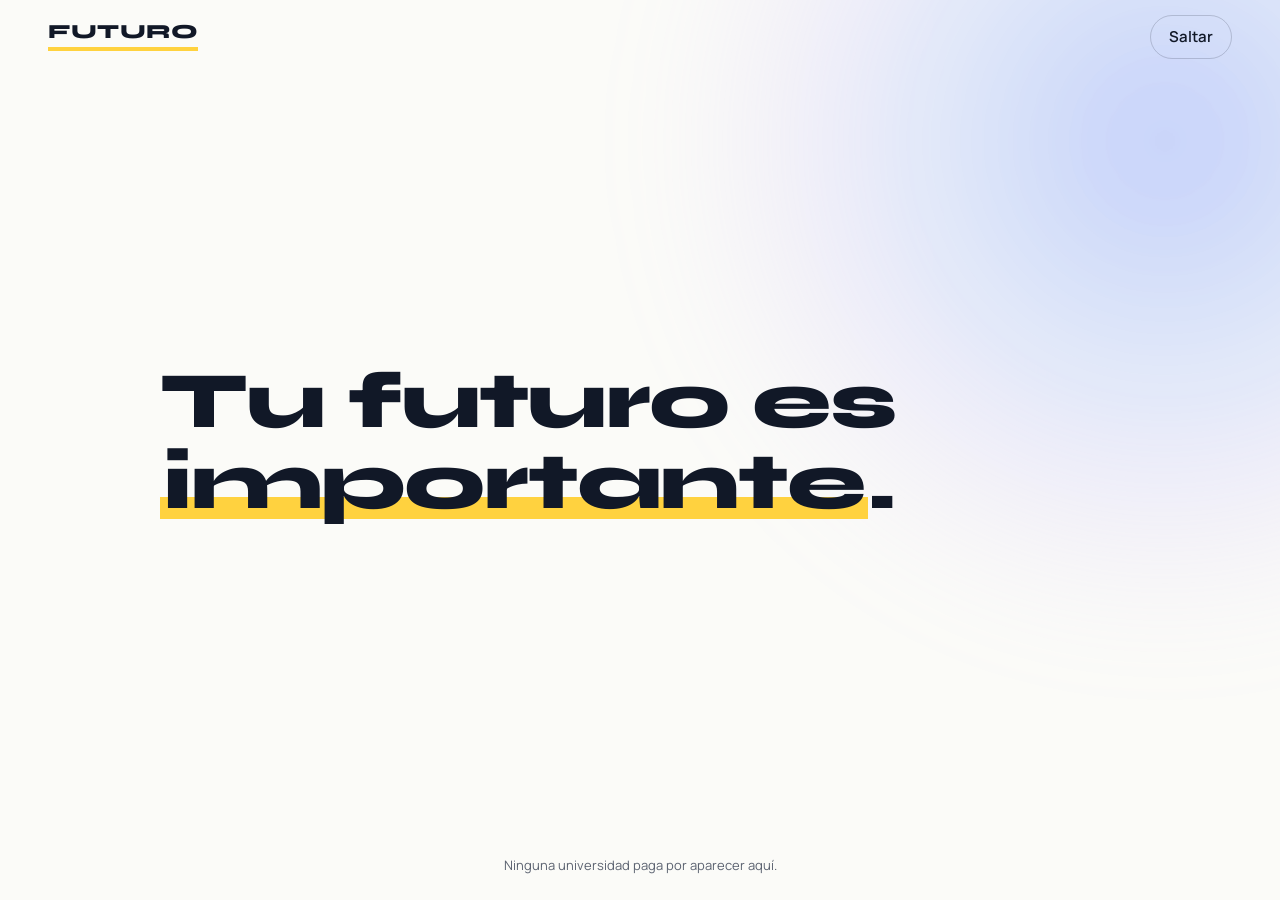
<file: canje/index.html>
<!doctype html>
<html lang="es-MX">
<head>
<meta charset="utf-8">
<meta name="viewport" content="width=device-width,initial-scale=1,viewport-fit=cover">
<title>FUTURO · Canjea tu código</title>
<meta name="description" content="Canjea el código de tu tarjeta Fundador de FUTURO.">
<meta name="robots" content="noindex">
<meta property="og:title" content="FUTURO · Canjea tu código">
<meta property="og:description" content="Canjea el código de tu tarjeta Fundador de FUTURO.">
<meta property="og:type" content="website">
<meta property="og:locale" content="es_MX">
<meta property="og:url" content="https://futuro2045.com/canje/">
<meta property="og:image" content="https://futuro2045.com/assets/og.jpg">
<meta property="og:image:width" content="1200">
<meta property="og:image:height" content="630">
<meta property="og:image:alt" content="FUTURO: Te enseñamos quién puedes llegar a ser.">
<meta name="twitter:card" content="summary_large_image">
<meta name="referrer" content="strict-origin-when-cross-origin">
<meta name="theme-color" content="#FBFBF8">
<link rel="icon" href="data:image/svg+xml,%3Csvg xmlns='http://www.w3.org/2000/svg' viewBox='0 0 64 64'%3E%3Crect width='64' height='64' rx='14' fill='%23FBFBF8'/%3E%3Cpath d='M18 12h30v9H28v8h17v9H28v14H18z' fill='%23111827'/%3E%3Crect x='14' y='54' width='36' height='4' fill='%23FFD23F'/%3E%3C/svg%3E">
<link rel="preconnect" href="https://fonts.googleapis.com">
<link rel="preconnect" href="https://fonts.gstatic.com" crossorigin>
<link rel="stylesheet" href="https://fonts.googleapis.com/css2?family=Manrope:wght@400;600&family=Syne:wght@700;800&display=swap">
<link rel="stylesheet" href="../assets/registro.css?v=2">
</head>
<body data-page="canje">
<div class="aura" aria-hidden="true"></div>

<header class="top">
  <a class="logo" href="../" aria-label="FUTURO, ir al inicio">FUTURO<i></i></a>
  <button class="btn btn-ghost btn-sm" id="saltar" type="button">Saltar</button>
</header>

<main class="stage" id="main">

  <!-- a -->
  <section class="screen wide" data-screen="a" aria-live="polite">
    <h1 class="big" data-focus>Tu futuro es <span class="u draw" id="u-imp">importante</span>.</h1>
  </section>

  <!-- b -->
  <section class="screen wide" data-screen="b" aria-live="polite" hidden>
    <h1 class="big" data-focus>Por eso te tenemos un <span class="accent">regalo</span>.</h1>
  </section>

  <!-- c -->
  <section class="screen" data-screen="c" hidden>
    <p class="label"><b>01</b> · Tu tarjeta</p>
    <h1 class="mid" data-focus>Canjea tu código</h1>
    <form id="form-codigo" novalidate>
      <div class="field">
        <label class="sr" for="codigo">Código de tu tarjeta</label>
        <input class="code" id="codigo" name="codigo" type="text" inputmode="text" autocomplete="off" autocapitalize="characters" spellcheck="false"
          maxlength="10" placeholder="ABCD-2345" aria-describedby="err-codigo hint-codigo">
        <p class="hint" id="hint-codigo">Viene en tu tarjeta: 8 caracteres, como <span style="white-space:nowrap">ABCD-2345</span>.</p>
        <p class="err" id="err-codigo" role="alert"></p>
      </div>
      <button class="btn btn-primary" type="submit">Canjear <span class="arr" aria-hidden="true">→</span></button>
    </form>
  </section>

  <!-- d -->
  <section class="screen" data-screen="d" hidden>
    <svg class="tick" viewBox="0 0 56 56" aria-hidden="true"><circle cx="28" cy="28" r="25"/><path d="M17 29l7 7 15-16"/></svg>
    <h1 class="mid" data-focus>Código válido. <span class="accent" data-ok-line></span></h1>
    <div class="meta">
      <div><span>Tu código</span><strong data-ok-code></strong></div>
      <div><span data-ok-tipo-l>Fundador</span><strong data-ok-tipo></strong></div>
    </div>
    <span class="pill" aria-hidden="true">Tarjeta Fundador</span>
    <p class="lead" data-ok-lead>Falta un paso y queda listo.</p>
    <div style="display:grid;gap:6px;justify-items:start">
      <button class="btn btn-primary" id="ir-registro" type="button">Continuar <span class="arr" aria-hidden="true">→</span></button>
      <button class="link" id="otro-codigo" type="button">Usar otro código</button>
    </div>
  </section>

  <!-- e -->
  <section class="screen" data-screen="e" hidden>
    <p class="label"><b>02</b> · Tus datos</p>
    <h1 class="mid" data-focus>Aparta tu regalo</h1>
    <span class="chip" data-chip></span>
    <form id="form-registro" novalidate>
      <p class="err" data-form-err role="alert" tabindex="-1"></p>
      <button class="link" type="button" data-back hidden>Usar otro código</button>
      <fieldset aria-describedby="err-edad">
        <legend class="q">¿Tienes 18 años o más?</legend>
        <div class="seg">
          <label><input type="radio" name="mayor" value="si"><span>Sí</span></label>
          <label><input type="radio" name="mayor" value="no"><span>No</span></label>
        </div>
        <p class="err" id="err-edad"></p>
      </fieldset>
      <div class="adulto" data-adulto hidden>
      <div class="field">
        <label for="nombre">Tu nombre</label>
        <input class="in" id="nombre" name="nombre" type="text" autocomplete="name" maxlength="80" required aria-describedby="err-nombre">
        <p class="err" id="err-nombre"></p>
      </div>
      <div class="field">
        <label for="correo">Tu correo</label>
        <input class="in" id="correo" name="correo" type="email" inputmode="email" autocomplete="email" autocapitalize="off" spellcheck="false" maxlength="120" required aria-describedby="err-correo">
        <p class="err" id="err-correo"></p>
      </div>
      <div class="hp" aria-hidden="true"><label for="sitio">Sitio web</label><input id="sitio" name="sitio" type="text" tabindex="-1" autocomplete="off"></div>
      <div class="field">
        <label class="check"><input type="checkbox" name="aviso" aria-describedby="err-aviso"><span>Usamos tu nombre y correo solo para avisarte cuando FUTURO abra.</span></label>
        <p class="err" id="err-aviso"></p>
      </div>
      <button class="btn btn-primary" type="submit">Apartar mi regalo <span class="arr" aria-hidden="true">→</span></button>
      </div>
    </form>
  </section>

  <!-- Menor: sin datos y sin llamar a /registro -->
  <section class="screen" data-screen="m" hidden>
    <p class="label"><b>Por ahora</b> · Sin datos personales</p>
    <h1 class="mid long" data-focus data-menor aria-live="polite"></h1>
    <button class="btn btn-primary" type="button" data-reintentar hidden>Intentar de nuevo</button>
    <div class="abre"><span>Tu acceso abre</span><strong data-fecha-tpl="{F}">Muy pronto</strong></div>
    <p class="lead">Ese mes podrán usar FUTURO quienes canjearon su regalo.</p>
    <button class="link" type="button" data-edad-otra>Me equivoqué: tengo 18 años o más</button>
    <a class="btn btn-ghost" data-instagram target="_blank" rel="noopener" hidden>Síguenos en Instagram</a>
    <a class="btn btn-ghost" href="../">Conoce FUTURO</a>
  </section>

  <!-- f -->
  <section class="screen" data-screen="f" hidden>
    <p class="label"><b>03</b> · Listo</p>
    <h1 class="mid" data-focus data-status></h1>
    <p class="benefit" data-benefit hidden><span class="label"><b>Tu regalo Fundador</b></span><span data-benefit-txt></span></p>
    <div class="abre"><span>Tu acceso abre</span><strong data-fecha-tpl="{F}">Muy pronto</strong></div>
    <p class="lead">Ese mes podrán usar FUTURO quienes canjearon su regalo. Te avisamos por correo.</p>
    <a class="btn btn-ghost" data-instagram target="_blank" rel="noopener" hidden>Síguenos en Instagram</a>
    <a class="btn btn-ghost" href="../">Conoce FUTURO</a>
  </section>

</main>
<p class="foot">Ninguna universidad paga por aparecer aquí.</p>
<script src="../assets/fechas.js?v=2"></script>
<script src="../assets/registro.js?v=4"></script>
</body>
</html>
</file>
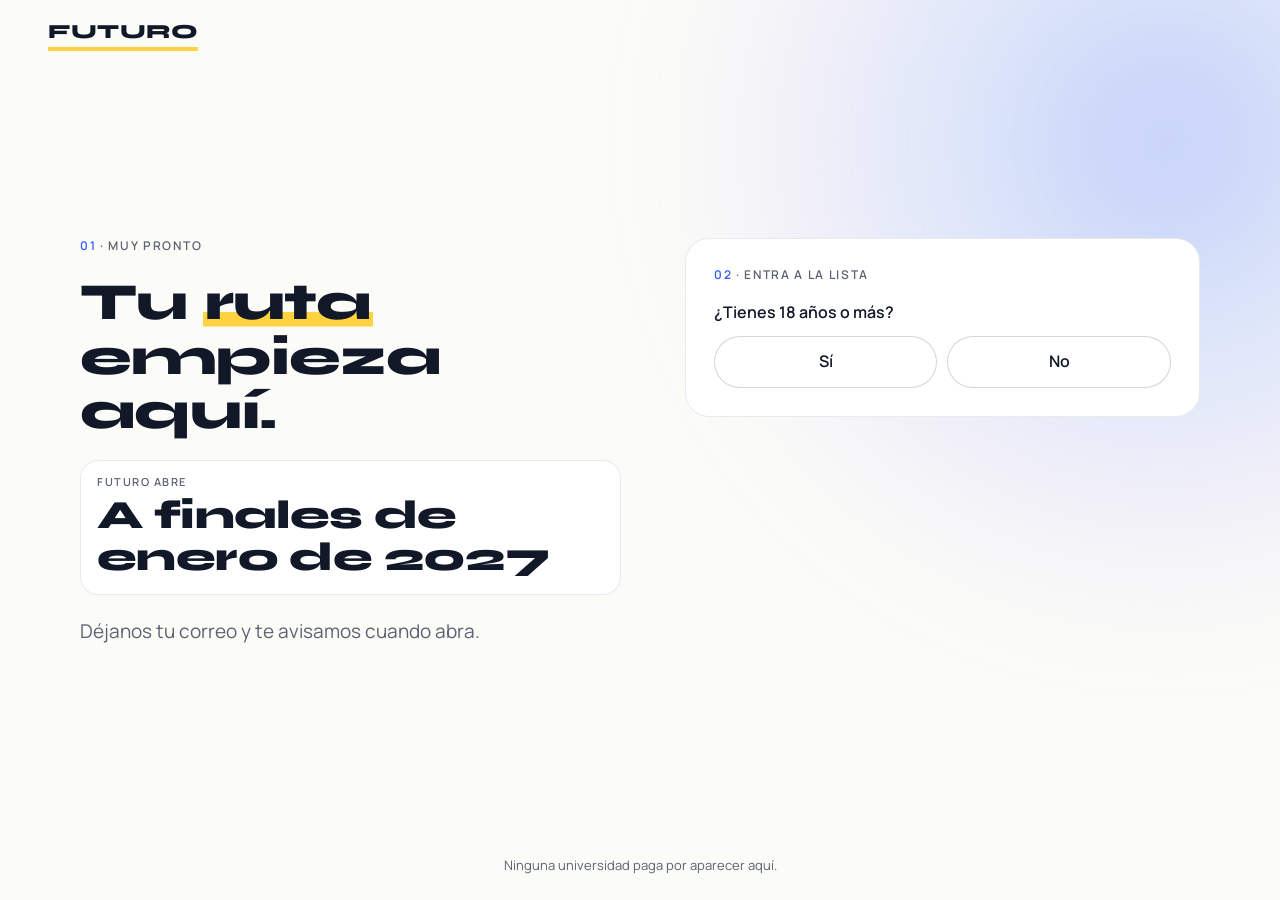
<file: pronto/index.html>
<!doctype html>
<html lang="es-MX">
<head>
<meta charset="utf-8">
<meta name="viewport" content="width=device-width,initial-scale=1,viewport-fit=cover">
<title>FUTURO · Muy pronto</title>
<meta name="description" content="FUTURO abre muy pronto. Déjanos tu correo y te avisamos cuando abra.">
<meta property="og:title" content="FUTURO · Muy pronto">
<meta property="og:description" content="No te decimos qué estudiar. Te enseñamos quién puedes llegar a ser. Te avisamos cuando abra.">
<meta property="og:type" content="website">
<meta property="og:locale" content="es_MX">
<meta property="og:url" content="https://futuro2045.com/pronto/">
<meta property="og:image" content="https://futuro2045.com/assets/og.jpg">
<meta property="og:image:width" content="1200">
<meta property="og:image:height" content="630">
<meta property="og:image:alt" content="FUTURO: Te enseñamos quién puedes llegar a ser.">
<meta name="twitter:card" content="summary_large_image">
<meta name="theme-color" content="#FBFBF8">
<link rel="icon" href="data:image/svg+xml,%3Csvg xmlns='http://www.w3.org/2000/svg' viewBox='0 0 64 64'%3E%3Crect width='64' height='64' rx='14' fill='%23FBFBF8'/%3E%3Cpath d='M18 12h30v9H28v8h17v9H28v14H18z' fill='%23111827'/%3E%3Crect x='14' y='54' width='36' height='4' fill='%23FFD23F'/%3E%3C/svg%3E">
<link rel="preconnect" href="https://fonts.googleapis.com">
<link rel="preconnect" href="https://fonts.gstatic.com" crossorigin>
<link rel="stylesheet" href="https://fonts.googleapis.com/css2?family=Manrope:wght@400;600&family=Syne:wght@700;800&display=swap">
<link rel="stylesheet" href="../assets/registro.css?v=2">
</head>
<body data-page="pronto">
<div class="aura" aria-hidden="true"></div>

<header class="top">
  <a class="logo" href="../" aria-label="FUTURO, ir al inicio">FUTURO<i></i></a>
</header>

<main class="stage" id="main">

  <!-- Cuándo abre + lista -->
  <section class="screen duo" data-screen="p">
    <div class="duo-a">
      <p class="label"><b>01</b> · Muy pronto</p>
      <h1 class="mid" data-focus>Tu <span class="u">ruta</span> empieza aquí.</h1>
    <div class="abre"><span>FUTURO abre</span><strong data-fecha-tpl="{F}">Muy pronto</strong></div>
      <p class="lead">Déjanos tu correo y te avisamos cuando abra.</p>
    </div>

    <form id="form-registro" class="duo-b" novalidate>
      <p class="label"><b>02</b> · Entra a la lista</p>
      <p class="err" data-form-err role="alert" tabindex="-1"></p>
      <fieldset aria-describedby="err-edad">
        <legend class="q">¿Tienes 18 años o más?</legend>
        <div class="seg">
          <label><input type="radio" name="mayor" value="si"><span>Sí</span></label>
          <label><input type="radio" name="mayor" value="no"><span>No</span></label>
        </div>
        <p class="err" id="err-edad"></p>
      </fieldset>
      <div class="adulto" data-adulto hidden>
      <div class="field">
        <label for="nombre">Tu nombre</label>
        <input class="in" id="nombre" name="nombre" type="text" autocomplete="name" maxlength="80" required aria-describedby="err-nombre">
        <p class="err" id="err-nombre"></p>
      </div>
      <div class="field">
        <label for="correo">Tu correo</label>
        <input class="in" id="correo" name="correo" type="email" inputmode="email" autocomplete="email" autocapitalize="off" spellcheck="false" maxlength="120" required aria-describedby="err-correo">
        <p class="err" id="err-correo"></p>
      </div>
      <div class="hp" aria-hidden="true"><label for="sitio">Sitio web</label><input id="sitio" name="sitio" type="text" tabindex="-1" autocomplete="off"></div>
      <div class="field">
        <label class="check"><input type="checkbox" name="aviso" aria-describedby="err-aviso"><span>Usamos tu nombre y correo solo para avisarte cuando FUTURO abra. <a class="aviso-liga" data-aviso target="_blank" rel="noopener" hidden>Aviso de privacidad</a></span></label>
        <p class="err" id="err-aviso"></p>
      </div>
      <button class="btn btn-primary" type="submit">Avísame cuando abra <span class="arr" aria-hidden="true">→</span></button>
      </div>
    </form>
  </section>

  <!-- Menor: sin datos y sin llamar a /registro -->
  <section class="screen" data-screen="m" hidden>
    <p class="label"><b>Por ahora</b> · No guardamos nada</p>
    <h1 class="mid long" data-focus>Vuelve cuando FUTURO abra. No necesitamos tus datos por ahora.</h1>
    <div class="abre"><span>FUTURO abre</span><strong data-fecha-tpl="{F}">Muy pronto</strong></div>
    <button class="link" type="button" data-edad-otra>Me equivoqué: tengo 18 años o más</button>
    <a class="btn btn-ghost" data-instagram target="_blank" rel="noopener" hidden>Síguenos en Instagram</a>
    <a class="btn btn-ghost" href="../">Conoce FUTURO</a>
  </section>

  <!-- Listo -->
  <section class="screen" data-screen="f" hidden>
    <p class="label"><b>03</b> · Listo</p>
    <h1 class="mid" data-focus data-status></h1>
    <p class="benefit" data-benefit hidden><span class="label"><b>Tu regalo Fundador</b></span><span data-benefit-txt></span></p>
    <div class="abre"><span>FUTURO abre</span><strong data-fecha-tpl="{F}">Muy pronto</strong></div>
    <p class="lead">Te avisamos por correo.</p>
    <a class="btn btn-ghost" data-instagram target="_blank" rel="noopener" hidden>Síguenos en Instagram</a>
    <a class="btn btn-ghost" href="../">Conoce FUTURO</a>
  </section>

</main>
<p class="foot">Ninguna universidad paga por aparecer aquí.</p>
<script src="../assets/fechas.js?v=2"></script>
<script src="../assets/registro.js?v=4"></script>
</body>
</html>
</file>
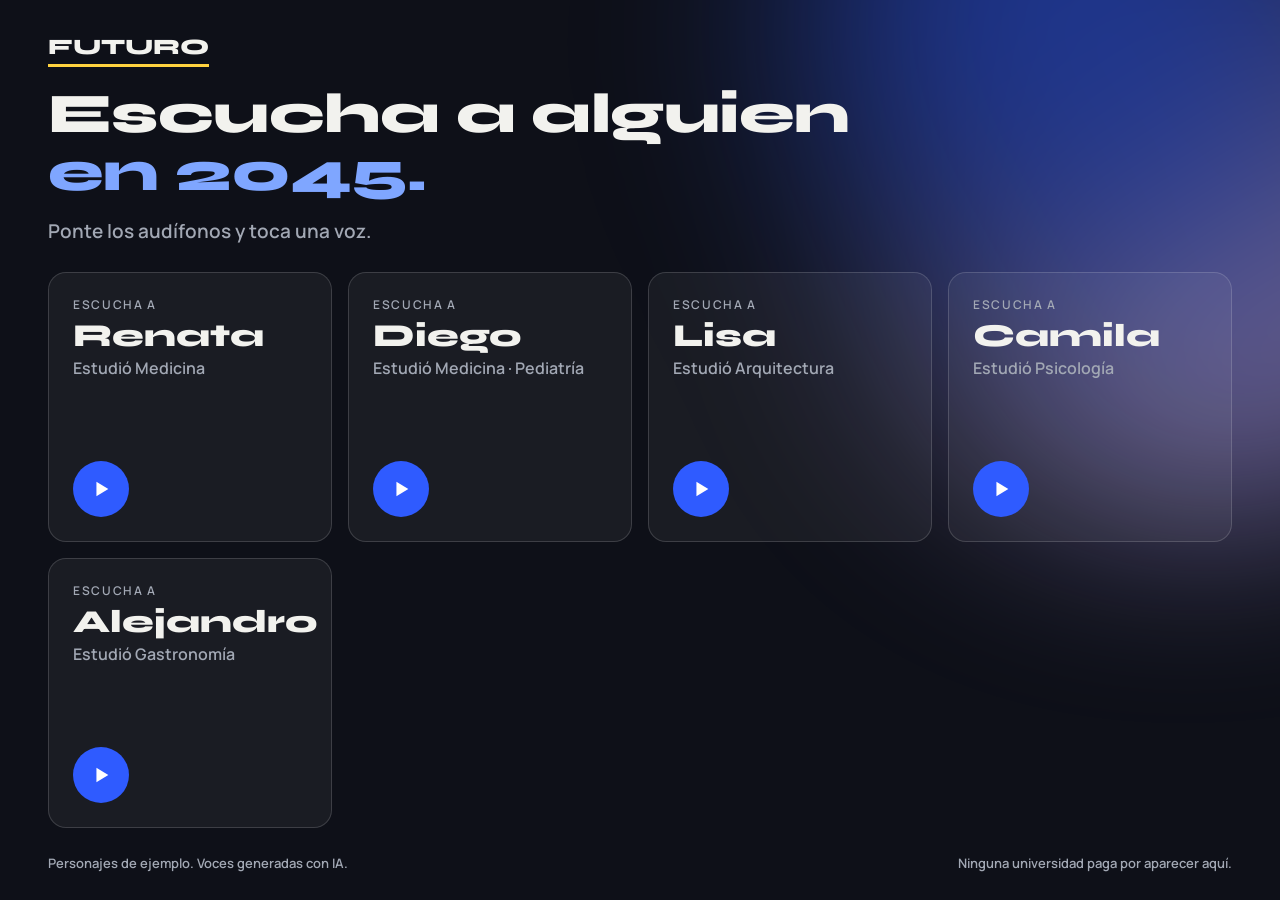
<file: voces/index.html>
<!doctype html>
<html lang="es-MX">
<head>
<meta charset="utf-8">
<meta name="viewport" content="width=device-width,initial-scale=1,viewport-fit=cover">
<meta name="robots" content="noindex">
<meta name="apple-mobile-web-app-capable" content="yes">
<meta name="apple-mobile-web-app-status-bar-style" content="black-translucent">
<meta name="theme-color" content="#0E1018">
<title>FUTURO · Voces del futuro</title>
<meta property="og:title" content="FUTURO · Voces del futuro">
<meta property="og:description" content="Escucha a alguien en 2045. Personajes de ejemplo; voces generadas con IA.">
<meta property="og:type" content="website">
<meta property="og:locale" content="es_MX">
<meta property="og:url" content="https://futuro2045.com/voces/">
<meta property="og:image" content="https://futuro2045.com/assets/og.jpg">
<meta property="og:image:width" content="1200">
<meta property="og:image:height" content="630">
<meta property="og:image:alt" content="FUTURO: Te enseñamos quién puedes llegar a ser.">
<meta name="twitter:card" content="summary_large_image">
<style>
@font-face{font-family:Syne;font-weight:800;src:url(fonts/Syne-800.ttf)}
@font-face{font-family:Manrope;font-weight:600;src:url(fonts/Manrope-600.ttf)}
@font-face{font-family:Manrope;font-weight:700;src:url(fonts/Manrope-700.ttf)}
:root{--night:#0E1018;--ink:#F2F2EE;--muted:#A2A8B4;--blue:#2F5BFF;--sky:#7FA6FF;--lila:#B9A8FF;--yellow:#FFD23F;--line:rgba(242,242,238,.16)}
*{box-sizing:border-box;margin:0;-webkit-tap-highlight-color:transparent}
html,body{height:100%}
body{background:var(--night);color:var(--ink);font:600 16px/1.35 Manrope,system-ui,sans-serif;overflow:hidden;
  -webkit-user-select:none;user-select:none;touch-action:manipulation}
.aura{position:fixed;width:900px;height:900px;right:-340px;top:-360px;border-radius:50%;opacity:.5;filter:blur(90px);pointer-events:none;
  background:radial-gradient(circle at 40% 40%,var(--blue) 0 18%,transparent 52%),radial-gradient(circle at 60% 72%,var(--lila) 0 18%,transparent 54%)}
main{position:relative;height:100%;display:flex;flex-direction:column;gap:clamp(16px,3vh,28px);
  padding:clamp(20px,4vh,40px) clamp(20px,4vw,48px) clamp(16px,3vh,28px)}
.logo{display:inline-block;font:800 22px/1 Syne,sans-serif;padding-bottom:6px;border-bottom:3px solid var(--yellow)}
header{display:flex;flex-direction:column;gap:clamp(10px,2vh,18px)}
h1{font:800 clamp(30px,5.4vw,56px)/1.04 Syne,sans-serif;letter-spacing:-.01em}
h1 span{display:block;color:var(--sky)}
.sub{color:var(--muted);font-size:clamp(15px,2vw,19px)}
.grid{flex:1;min-height:0;display:grid;gap:clamp(10px,1.6vw,16px);grid-template-columns:repeat(auto-fit,minmax(min(100%,270px),1fr));grid-auto-rows:minmax(0,1fr)}
.voz{appearance:none;font:inherit;color:inherit;text-align:left;cursor:pointer;min-height:120px;
  display:flex;flex-direction:column;justify-content:space-between;gap:12px;padding:clamp(16px,2.2vw,24px);
  background:rgba(255,255,255,.05);border:1.5px solid var(--line);border-radius:18px;transition:background .2s,border-color .2s}
.voz:focus-visible{outline:3px solid var(--yellow);outline-offset:2px}
.voz.on{background:rgba(47,91,255,.28);border-color:var(--sky)}
.etq{font-size:12px;letter-spacing:.14em;text-transform:uppercase;color:var(--muted)}
.nom{font:800 clamp(22px,3vw,32px)/1.08 Syne,sans-serif;margin-top:6px}
.car{color:var(--muted);margin-top:4px}
.pie{display:flex;align-items:center;gap:14px}
.btn{flex:none;width:56px;height:56px;border-radius:50%;background:var(--blue);display:grid;place-items:center}
.btn svg{width:22px;height:22px;fill:#fff}
.onda{flex:1;display:flex;align-items:center;gap:4px;height:34px}
.onda i{flex:1;max-width:6px;height:6px;border-radius:3px;background:var(--line)}
.on .onda i{background:var(--sky);animation:late 1s ease-in-out infinite alternate;animation-delay:calc(var(--n)*-137ms)}
@keyframes late{from{height:6px}to{height:32px}}
footer{display:flex;justify-content:space-between;gap:16px;flex-wrap:wrap;color:var(--muted);font-size:13px}
/* Teléfono o pantalla baja: la página crece y hace scroll; en iPad y compu todo cabe en una pantalla. */
@media (max-width:640px),(max-height:640px){
  html,body{height:auto}
  body{overflow:auto}
  main{height:auto;min-height:100%}
  .grid{flex:none;grid-auto-rows:auto}
}
@media (prefers-reduced-motion:reduce){.on .onda i{animation:none;height:20px}.voz{transition:none}}
</style>
</head>
<body>
<div class="aura" aria-hidden="true"></div>
<main>
  <header>
    <div><span class="logo">FUTURO</span></div>
    <h1>Escucha a alguien <span>en 2045.</span></h1>
    <p class="sub">Ponte los audífonos y toca una voz.</p>
  </header>
  <section class="grid" id="grid" aria-label="Voces"></section>
  <footer>
    <span>Personajes de ejemplo. Voces generadas con IA.</span>
    <span>Ninguna universidad paga por aparecer aquí.</span>
  </footer>
</main>
<script>
// Para sumar una voz: copia su mp3 a audio/ y agrega una línea aquí.
const VOCES = [
  { nombre: "Renata", carrera: "Estudió Medicina", audio: "audio/renata.mp3" },
  { nombre: "Diego", carrera: "Estudió Medicina · Pediatría", audio: "audio/diego.mp3" },
  { nombre: "Lisa", carrera: "Estudió Arquitectura", audio: "audio/lisa.mp3" },
  { nombre: "Camila", carrera: "Estudió Psicología", audio: "audio/camila.mp3" },
  { nombre: "Alejandro", carrera: "Estudió Gastronomía", audio: "audio/alejandro.mp3" },
];
const PLAY = '<svg viewBox="0 0 24 24" aria-hidden="true"><path d="M7 4v16l13-8z"/></svg>';
const PAUSA = '<svg viewBox="0 0 24 24" aria-hidden="true"><path d="M6 4h4v16H6zM14 4h4v16h-4z"/></svg>';
const grid = document.getElementById("grid");
let actual = null;

function apagar(v) {
  v.el.classList.remove("on");
  v.el.setAttribute("aria-pressed", "false");
  v.el.querySelector(".btn").innerHTML = PLAY;
}
function detener(v, reiniciar) {
  v.a.pause();
  if (reiniciar) v.a.currentTime = 0;
  apagar(v);
  if (actual === v) actual = null;
}
VOCES.forEach((v) => {
  v.a = new Audio(v.audio);
  v.a.preload = "auto";
  v.el = document.createElement("button");
  v.el.className = "voz";
  v.el.type = "button";
  v.el.setAttribute("aria-pressed", "false");
  v.el.innerHTML = `<div><div class="etq">Escucha a</div><div class="nom">${v.nombre}</div><div class="car">${v.carrera}</div></div>
    <div class="pie"><span class="btn">${PLAY}</span><span class="onda" aria-hidden="true">${
      Array.from({ length: 16 }, (_, n) => `<i style="--n:${n}"></i>`).join("")}</span></div>`;
  v.el.setAttribute("aria-label", `Escucha a ${v.nombre}. ${v.carrera}`);
  v.el.addEventListener("click", () => {
    if (actual === v) return detener(v, true);
    if (actual) detener(actual, true);
    actual = v;
    v.el.classList.add("on");
    v.el.setAttribute("aria-pressed", "true");
    v.el.querySelector(".btn").innerHTML = PAUSA;
    v.a.currentTime = 0;
    v.a.play().catch(() => detener(v, true));
  });
  v.a.addEventListener("ended", () => detener(v, true));
  grid.appendChild(v.el);
});
</script>
</body>
</html>
</file>
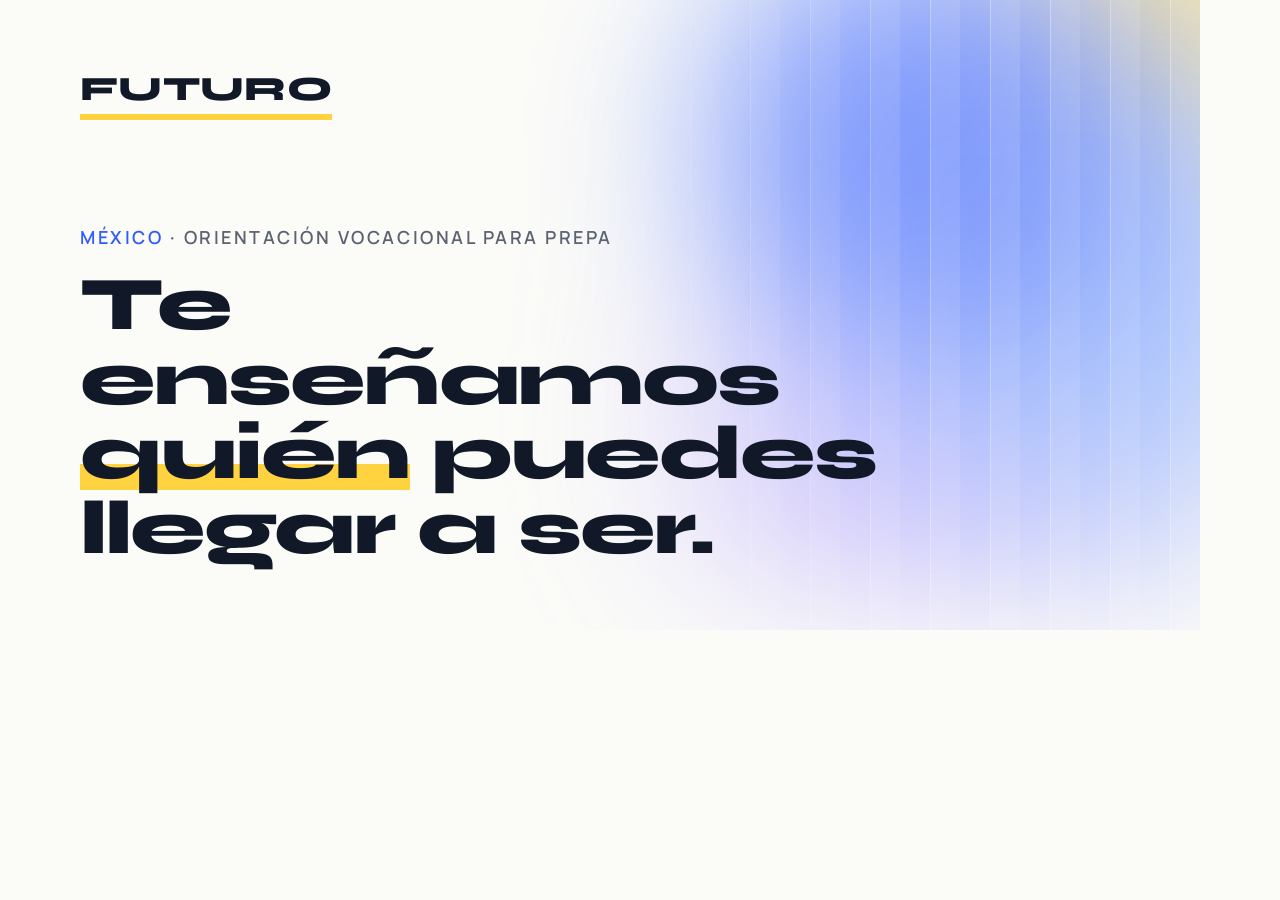
<file: og.html>
<!doctype html>
<html lang="es-MX">
<head>
<meta charset="utf-8">
<title>FUTURO · portada OG</title>
<!-- Fuente de assets/og.jpg (1200×630). Regenerar: ver landing/README.md -->
<link rel="stylesheet" href="https://fonts.googleapis.com/css2?family=Manrope:wght@600&family=Syne:wght@800&display=block">
<style>
  :root{--bg:#FBFBF8;--ink:#111827;--muted:#5B6270;--accent:#2F5BFF;--mark:#FFD23F;--sky:#7FA6FF;--lila:#B9A8FF}
  html,body{margin:0;width:1200px;height:630px;overflow:hidden;background:var(--bg)}
  .c{position:relative;width:1200px;height:630px;overflow:hidden;font-family:Manrope,sans-serif;color:var(--ink)}
  .aura{position:absolute;right:-180px;top:-160px;width:760px;height:760px;filter:blur(70px);opacity:.6;
    background:radial-gradient(circle at 40% 40%,var(--accent) 0 18%,transparent 46%),radial-gradient(circle at 64% 58%,var(--sky) 0 20%,transparent 52%),radial-gradient(circle at 42% 78%,var(--lila) 0 16%,transparent 46%),radial-gradient(circle at 76% 26%,var(--mark) 0 9%,transparent 30%)}
  .glass{position:absolute;inset:0;background:repeating-linear-gradient(90deg,rgba(255,255,255,0) 0 30px,rgba(255,255,255,.36) 30px 31px,rgba(255,255,255,.1) 31px 60px);
    -webkit-mask-image:linear-gradient(90deg,transparent 48%,#000 78%);mask-image:linear-gradient(90deg,transparent 48%,#000 78%)}
  .in{position:absolute;left:80px;top:72px;right:80px;bottom:64px;display:flex;flex-direction:column;justify-content:space-between}
  .logo{font:800 34px/1 Syne,sans-serif;letter-spacing:.01em;display:inline-grid;gap:8px;justify-self:start;width:max-content}
  .logo i{display:block;height:6px;background:var(--mark)}
  .label{font:600 18px/1 Manrope;letter-spacing:.14em;text-transform:uppercase;color:var(--muted);margin-bottom:22px}
  .label b{color:var(--accent);font-weight:600}
  h1{margin:0;font:800 76px/.98 Syne,sans-serif;letter-spacing:-.025em;max-width:860px}
  .u{background:linear-gradient(transparent 62%,var(--mark) 62%,var(--mark) 90%,transparent 90%)}
</style>
</head>
<body>
<div class="c">
  <div class="aura"></div><div class="glass"></div>
  <div class="in">
    <div class="logo">FUTURO<i></i></div>
    <div>
      <p class="label"><b>México</b> · Orientación vocacional para prepa</p>
      <h1>Te enseñamos <span class="u">quién</span> puedes llegar a ser.</h1>
    </div>
  </div>
</div>
</body>
</html>
</file>
<file: assets/registro.css>
/* /canje/ y /pronto/: mismo ADN que la landing (tokens copiados de index.html). Tema único y claro. */
:root{
  color-scheme:light;
  --bg:#FBFBF8; --surface:#FFFFFF; --ink:#111827; --muted:#5B6270; --line:rgba(17,24,39,.09); --line-2:rgba(17,24,39,.18);
  --accent:#2F5BFF; --on-accent:#FFFFFF; --mark:#FFD23F; --sky:#7FA6FF; --lila:#B9A8FF;
  --display:"Syne","Arial Black",system-ui,sans-serif;
  --body:"Manrope",system-ui,-apple-system,"Segoe UI",sans-serif;
  --ease:cubic-bezier(.22,1,.36,1);
  --out:cubic-bezier(.16,1,.3,1);
  --g:max(20px, env(safe-area-inset-left,0px));
  --g-r:max(20px, env(safe-area-inset-right,0px));
}
@media (min-width:900px){:root{--g:48px;--g-r:48px}}

*,*::before,*::after{box-sizing:border-box}
html{-webkit-text-size-adjust:100%}
html,body{overflow-x:clip}
body{margin:0;min-height:100svh;display:flex;flex-direction:column;background:var(--bg);color:var(--ink);font:400 16px/1.6 var(--body);-webkit-font-smoothing:antialiased}
a{color:inherit}
p{margin:0}
h1,h2{margin:0;font-family:var(--display);text-wrap:balance}
:focus-visible{outline:2px solid var(--accent);outline-offset:3px;border-radius:6px}
[tabindex="-1"]:focus{outline:none}
[hidden]{display:none!important}
.sr{position:absolute;width:1px;height:1px;overflow:hidden;clip:rect(0 0 0 0);white-space:nowrap}

/* Aura: una sola por pieza */
.aura{position:fixed;z-index:-1;top:-28vmax;right:-30vmax;width:78vmax;height:78vmax;border-radius:50%;pointer-events:none;filter:blur(56px);opacity:.5;
  background:radial-gradient(closest-side,rgba(47,91,255,.55),rgba(127,166,255,.45) 45%,rgba(185,168,255,.3) 70%,transparent)}

/* Barra */
.top{display:flex;align-items:center;justify-content:space-between;gap:12px;padding:calc(14px + env(safe-area-inset-top,0px)) var(--g-r) 14px var(--g)}
.logo{display:inline-grid;gap:5px;text-decoration:none;font:800 20px/1 var(--display);letter-spacing:.01em;padding-block:8px}
.logo i{display:block;height:4px;background:var(--mark)}
.label{font:600 12px/1.3 var(--body);letter-spacing:.14em;text-transform:uppercase;color:var(--muted)}
.label b{color:var(--accent);font-weight:600}

/* Botones */
.btn{white-space:nowrap;display:inline-flex;align-items:center;justify-content:center;gap:10px;min-height:56px;padding:0 28px;border-radius:999px;font:600 16px/1 var(--body);text-decoration:none;border:1px solid transparent;cursor:pointer;transition:background-color .2s var(--ease),border-color .2s var(--ease),transform .16s var(--ease)}
.btn .arr{transition:transform .24s var(--ease)}
.btn:hover .arr{transform:translateX(4px)}
.btn:active{transform:scale(.98)}
.btn-primary{background:var(--accent);color:var(--on-accent)}
.btn-primary:hover{background:#2049E6}
.btn-primary[aria-busy="true"]{cursor:progress;background:#2049E6}
.btn-ghost{color:var(--ink);border-color:var(--line-2);background:transparent}
.btn-ghost:hover{border-color:var(--ink)}
.btn-sm{min-height:44px;padding:0 18px;font-size:15px}
.link{display:inline-flex;align-items:center;min-height:44px;font-weight:600;text-underline-offset:4px;background:none;border:0;padding:0;font-size:15px;color:var(--ink);cursor:pointer;text-decoration:underline}
@media (max-width:520px){.screen .btn:not(.btn-sm){width:100%}}

/* Escenario: una pantalla a la vez */
.stage{flex:1;display:grid;align-items:center;padding:12px var(--g-r) 56px var(--g)}
.screen{width:100%;max-width:600px;margin:0 auto;display:grid;gap:22px;align-content:center}
.screen.enter{animation:enter .55s var(--ease) both}
.screen.wide{max-width:960px}
/* /pronto/: reloj y lista lado a lado en compu */
.duo-a{display:grid;gap:22px;align-content:start;min-width:0}
.screen.duo{gap:40px}
@media (min-width:900px){
  .screen.duo{max-width:1120px;grid-template-columns:minmax(0,1.05fr) minmax(0,1fr);gap:64px;align-items:start}
  .duo-b{padding:28px;border:1px solid var(--line);border-radius:24px;background:var(--surface)}
}
.mid.long{font-size:clamp(22px,6.6vw,40px);line-height:1.1}
@keyframes enter{from{opacity:0;transform:translateY(18px)}}
.big{font-weight:800;font-size:clamp(36px,9.6vw,80px);line-height:1.02;letter-spacing:-.02em}
.mid{font-weight:800;font-size:clamp(30px,8vw,52px);line-height:1.04;letter-spacing:-.015em}
.lead{font-size:clamp(17px,2.2vw,19px);line-height:1.55;color:var(--muted);max-width:46ch}
.accent{color:var(--accent)}

/* Subrayado amarillo que se dibuja (~1.2 s, ease-out) */
.u{background-image:linear-gradient(var(--mark),var(--mark));background-repeat:no-repeat;background-position:0 86%;background-size:100% .28em;padding:0 .04em}
.u.draw{background-size:0% .28em;transition:background-size 1.2s var(--out)}
.u.draw.on{background-size:100% .28em}

/* Código */
.code{width:100%;min-height:76px;padding:0 14px;border:1.5px solid var(--line-2);border-radius:20px;background:var(--surface);color:var(--ink);
  font:700 clamp(26px,8.4vw,36px)/1 var(--display);letter-spacing:.08em;text-align:center;text-transform:uppercase;transition:border-color .2s var(--ease),box-shadow .2s var(--ease)}
.code::placeholder{color:#9AA0AB;letter-spacing:.08em}
.code[readonly]{caret-color:transparent}
.code.ok{border-color:var(--accent);box-shadow:0 0 0 4px rgba(47,91,255,.14)}
.hint{font-size:15px;color:var(--muted)}

/* Campos */
form{display:grid;gap:18px}
.field{display:grid;gap:8px}
.field>label,.q{font-weight:600;font-size:16px}
.in{width:100%;min-height:56px;padding:0 16px;border:1.5px solid var(--line-2);border-radius:16px;background:var(--surface);color:var(--ink);font:400 17px/1.2 var(--body);transition:border-color .2s var(--ease),box-shadow .2s var(--ease)}
.in:focus,.code:focus{outline:none;border-color:var(--accent);box-shadow:0 0 0 4px rgba(47,91,255,.16)}
.in[aria-invalid="true"],.code[aria-invalid="true"]{border-color:var(--ink);border-width:2px}
.err{display:flex;gap:10px;align-items:flex-start;font-weight:600;font-size:15px;line-height:1.45}
.err:empty{display:none}
.err::before{content:"!";flex:none;display:grid;place-items:center;width:22px;height:22px;margin-top:-1px;border-radius:50%;background:var(--ink);color:var(--bg);font:800 13px/1 var(--body)}
.shake{animation:shake .32s var(--ease)}
@keyframes shake{25%{transform:translateX(-6px)}50%{transform:translateX(5px)}75%{transform:translateX(-3px)}}
fieldset{border:0;margin:0;padding:0;display:grid;gap:10px;min-width:0}
legend{padding:0;margin-bottom:10px}
.seg{display:grid;grid-template-columns:1fr 1fr;gap:10px}
.seg label{position:relative;min-height:52px;display:flex;align-items:center;justify-content:center;border:1.5px solid var(--line-2);border-radius:999px;background:var(--surface);font-weight:600;cursor:pointer;transition:background-color .2s var(--ease),color .2s var(--ease),border-color .2s var(--ease)}
.seg input{position:absolute;inset:0;opacity:0;margin:0;cursor:pointer}
.seg label:has(input:checked){background:var(--ink);border-color:var(--ink);color:var(--bg)}
.seg label:has(input:focus-visible){outline:2px solid var(--accent);outline-offset:3px}
.adulto{display:grid;gap:18px}
.adulto.enter{animation:enter .4s var(--ease) both}
.check{display:flex;gap:12px;align-items:flex-start;min-height:44px;cursor:pointer;font-size:15px;line-height:1.5}
.check input{flex:none;width:24px;height:24px;margin:0;accent-color:var(--accent)}
.aviso-liga{display:inline-block;min-height:24px;line-height:24px;text-underline-offset:3px}
.hp{position:absolute;left:-10000px;top:auto;width:1px;height:1px;overflow:hidden}

/* Tarjetas de metadatos */
.meta{display:grid;grid-template-columns:repeat(2,minmax(0,1fr));gap:10px}
.meta.stack{grid-template-columns:1fr}
.meta div{border:1px solid var(--line);border-radius:18px;background:var(--surface);padding:14px 16px;display:grid;gap:4px;min-width:0}
.meta span,.abre span{font:600 11px/1.2 var(--body);letter-spacing:.14em;text-transform:uppercase;color:var(--muted)}
.meta strong{font:700 clamp(18px,5vw,22px)/1.15 var(--display);overflow-wrap:anywhere}
.pill{justify-self:start;display:inline-block;transform:rotate(-3deg);padding:8px 16px;border-radius:999px;background:var(--ink);color:var(--bg);font:700 13px/1.2 var(--display);letter-spacing:.06em;text-transform:uppercase}
.tick{width:56px;height:56px}
.tick circle{fill:none;stroke:var(--line-2);stroke-width:3}
.tick path{fill:none;stroke:var(--accent);stroke-width:4;stroke-linecap:round;stroke-linejoin:round;stroke-dasharray:40;stroke-dashoffset:40;animation:tick .6s var(--out) .15s forwards}
@keyframes tick{to{stroke-dashoffset:0}}
.chip{justify-self:start;display:inline-flex;gap:8px;align-items:center;padding:8px 14px;border-radius:999px;border:1px solid var(--line-2);background:var(--surface);font-size:14px;font-weight:600}

/* Cuándo abre */
.abre{border:1px solid var(--line);border-radius:18px;background:var(--surface);padding:14px 16px 16px;display:grid;gap:6px}
.abre strong{font:800 clamp(24px,7vw,40px)/1.05 var(--display);letter-spacing:-.015em;text-wrap:balance}
.benefit{padding:16px 18px;border-radius:18px;border:1px solid var(--line);background:var(--surface);font-weight:600;font-size:17px;line-height:1.45}
.benefit .label{display:block;margin-bottom:6px}

.foot{padding:0 var(--g-r) calc(24px + env(safe-area-inset-bottom,0px)) var(--g);font-size:13px;color:var(--muted);text-align:center}

@media (prefers-reduced-motion:reduce){
  *,*::before,*::after{animation:none!important;transition-duration:.01ms!important;transition-delay:0ms!important}
  .tick path{stroke-dashoffset:0}
  .u.draw{background-size:100% .28em}
}
</file>
